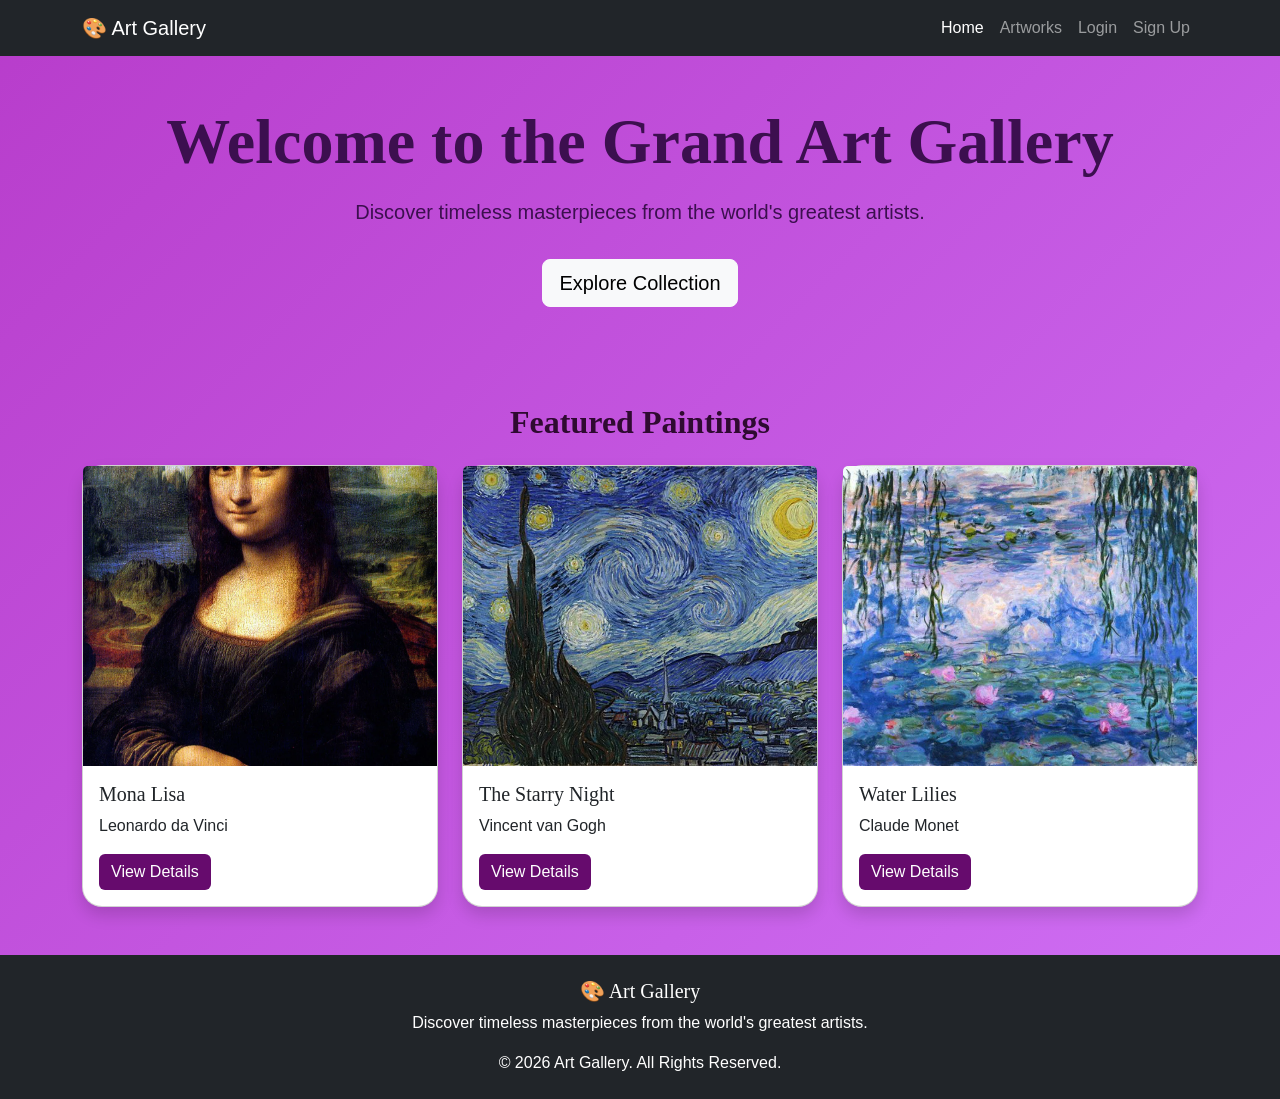
<file: index.html>
<!DOCTYPE html>
<html lang="en">
<head>
    <link href="https://cdn.jsdelivr.net/npm/bootstrap@5.3.7/dist/css/bootstrap.min.css" rel="stylesheet">

    <link rel="stylesheet" href="css/style.css">
    <meta charset="UTF-8">
    <meta name="viewport" content="width=device-width, initial-scale=1.0">
    <title>Art Gallery</title>
</head>
<body>
    <nav class="navbar navbar-expand-lg navbar-dark bg-dark">
    <div class="container">
        <a class="navbar-brand" href="index.html">🎨 Art Gallery</a>

        <button class="navbar-toggler" type="button"
            data-bs-toggle="collapse"
            data-bs-target="#navbarNav">

            <span class="navbar-toggler-icon"></span>
        </button>

        <div class="collapse navbar-collapse" id="navbarNav">

            <ul class="navbar-nav ms-auto">

                <li class="nav-item">
                    <a class="nav-link active" href="index.html">Home</a>
                </li>

                <li class="nav-item">
                    <a class="nav-link" href="artworks.html">Artworks</a>
                </li>

                <li class="nav-item">
                    <a class="nav-link" href="login.html">Login</a>
                </li>

                <li class="nav-item">
                    <a class="nav-link" href="signup.html">Sign Up</a>
                </li>

            </ul>

        </div>
    </div>
</nav>
<section class="text-center text-white py-5">

    <div class="container">

        <h1 class="display-3 fw-bold home-title">
            Welcome to the Grand Art Gallery
        </h1>

        <p class="lead mt-3 home-title">

            Discover timeless masterpieces from
            the world's greatest artists.

        </p>

        <a href="artworks.html"
        class="btn btn-light btn-lg mt-3">

            Explore Collection

        </a>

    </div>

</section>
<section class="container my-5">

    <h2 class="text-center mb-4">
        Featured Paintings
    </h2>

    <div class="row">

        <div class="col-md-4">

            <div class="card shadow">

                <img src="images/monalisa.webp"
                class="card-img-top"
                alt="Mona Lisa">

                <div class="card-body">

                    <h5>Mona Lisa</h5>

                    <p>Leonardo da Vinci</p>

                    <a href="monalisa.html"
                    class="btn btn-primary">

                    View Details

                    </a>

                </div>

            </div>

        </div>

        <div class="col-md-4">

            <div class="card shadow">

                <img src="images/starrynight.jpg"
                class="card-img-top"
                alt="Starry Night">

                <div class="card-body">

                    <h5>The Starry Night</h5>

                    <p>Vincent van Gogh</p>

                    <a href="starrynight.html"
                    class="btn btn-primary">

                    View Details

                    </a>

                </div>

            </div>

        </div>

        <div class="col-md-4">

            <div class="card shadow">

                <img src="images/waterlilies.jpg"
                class="card-img-top"
                alt="Water Lilies">

                <div class="card-body">

                    <h5>Water Lilies</h5>

                    <p>Claude Monet</p>

                    <a href="waterlilies.html"
                    class="btn btn-primary">

                    View Details

                    </a>

                </div>

            </div>

        </div>

    </div>

</section>
<footer class="bg-dark text-white text-center py-4 mt-5">

    <h5>🎨 Art Gallery</h5>

    <p>
        Discover timeless masterpieces from the world's greatest artists.
    </p>

    <p class="mb-0">
        © 2026 Art Gallery. All Rights Reserved.
    </p>

</footer>
</body>
</html>
</file>
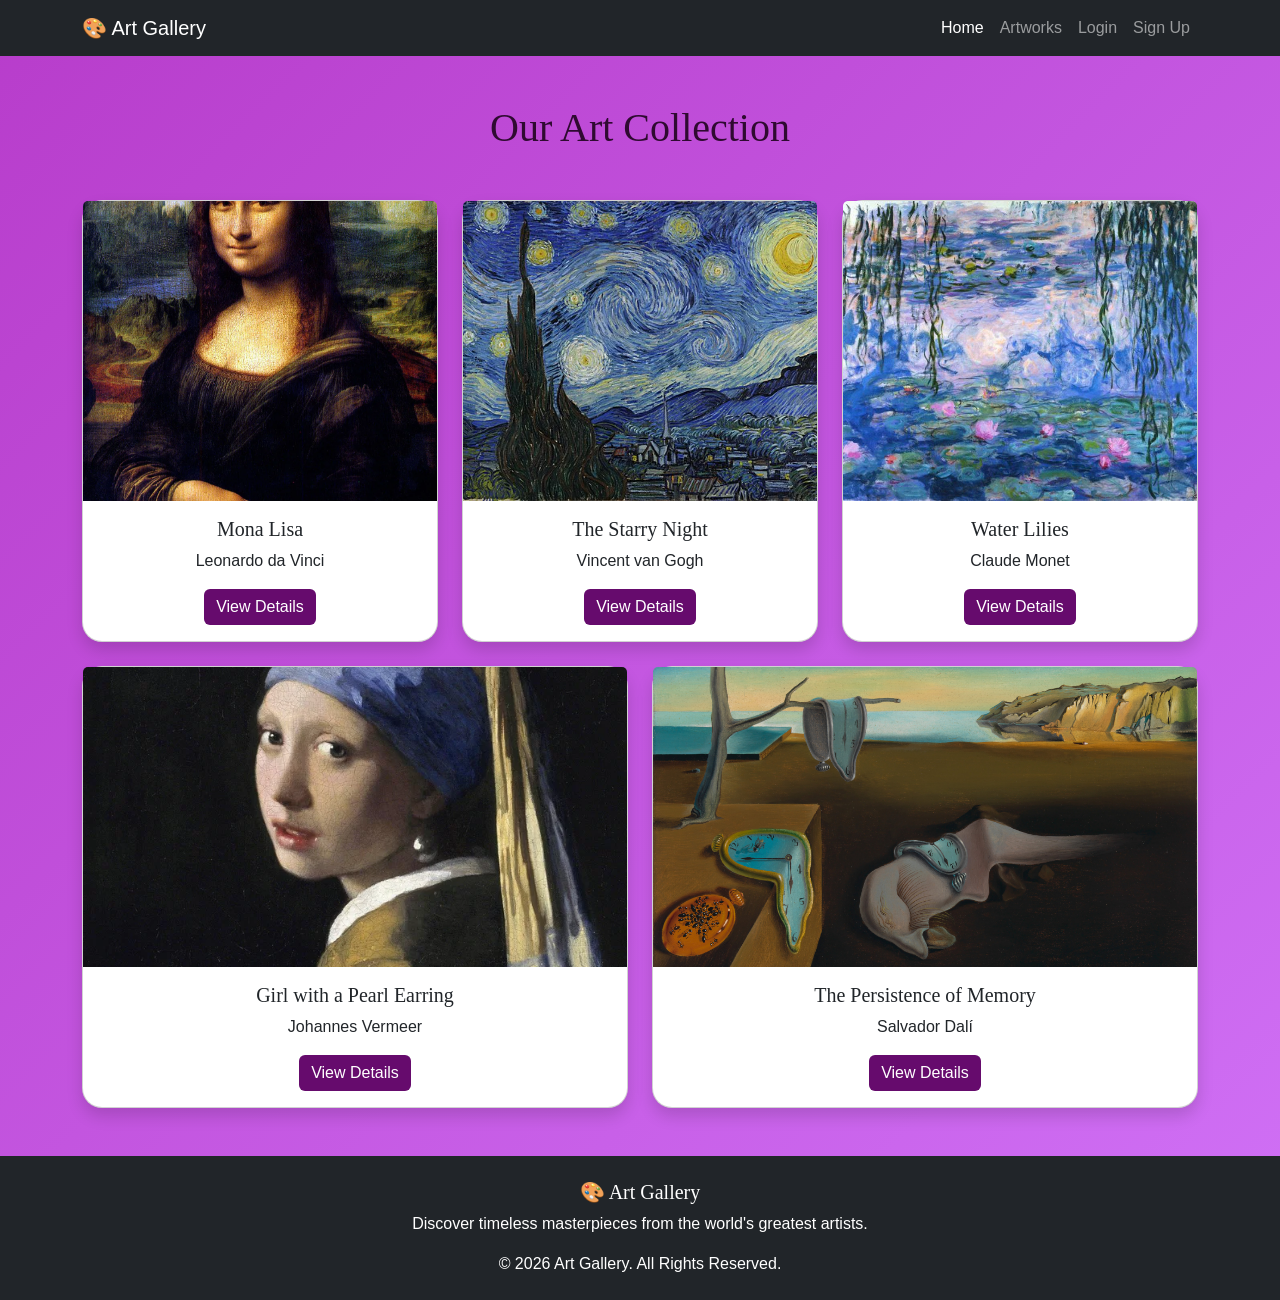
<file: artworks.html>
<!DOCTYPE html>
<html lang="en">
<head>
    <link href="https://cdn.jsdelivr.net/npm/bootstrap@5.3.7/dist/css/bootstrap.min.css" rel="stylesheet">

    <link rel="stylesheet" href="css/style.css">
    <meta charset="UTF-8">
    <meta name="viewport" content="width=device-width, initial-scale=1.0">
    <title>Artworks</title>
</head>
<body>
    <nav class="navbar navbar-expand-lg navbar-dark bg-dark">
    <div class="container">
        <a class="navbar-brand" href="index.html">🎨 Art Gallery</a>

        <button class="navbar-toggler" type="button"
            data-bs-toggle="collapse"
            data-bs-target="#navbarNav">

            <span class="navbar-toggler-icon"></span>
        </button>

        <div class="collapse navbar-collapse" id="navbarNav">

            <ul class="navbar-nav ms-auto">

                <li class="nav-item">
                    <a class="nav-link active" href="index.html">Home</a>
                </li>

                <li class="nav-item">
                    <a class="nav-link" href="artworks.html">Artworks</a>
                </li>

                <li class="nav-item">
                    <a class="nav-link" href="login.html">Login</a>
                </li>

                <li class="nav-item">
                    <a class="nav-link" href="signup.html">Sign Up</a>
                </li>

            </ul>

        </div>
    </div>
</nav>
<div class="container my-5">

    <h1 class="text-center mb-5">Our Art Collection</h1>

    <div class="row g-4">

        <!-- Mona Lisa -->
        <div class="col-md-4">
            <div class="card shadow h-100">
                <img src="images/monalisa.webp" class="card-img-top" alt="Mona Lisa">
                <div class="card-body text-center">
                    <h5>Mona Lisa</h5>
                    <p>Leonardo da Vinci</p>
                    <a href="monalisa.html" class="btn btn-primary">View Details</a>
                </div>
            </div>
        </div>

        <!-- Starry Night -->
        <div class="col-md-4">
            <div class="card shadow h-100">
                <img src="images/starrynight.jpg" class="card-img-top" alt="Starry Night">
                <div class="card-body text-center">
                    <h5>The Starry Night</h5>
                    <p>Vincent van Gogh</p>
                    <a href="starrynight.html" class="btn btn-primary">View Details</a>
                </div>
            </div>
        </div>

        <!-- Water Lilies -->
        <div class="col-md-4">
            <div class="card shadow h-100">
                <img src="images/waterlilies.jpg" class="card-img-top" alt="Water Lilies">
                <div class="card-body text-center">
                    <h5>Water Lilies</h5>
                    <p>Claude Monet</p>
                    <a href="waterlilies.html" class="btn btn-primary">View Details</a>
                </div>
            </div>
        </div>

        <!-- Girl with a Pearl Earring -->
        <div class="col-md-6">
            <div class="card shadow h-100">
                <img src="images/girlwithapearlearring.jpg" class="card-img-top" alt="Girl with a Pearl Earring">
                <div class="card-body text-center">
                    <h5>Girl with a Pearl Earring</h5>
                    <p>Johannes Vermeer</p>
                    <a href="girlwithapearlearring.html" class="btn btn-primary">View Details</a>
                </div>
            </div>
        </div>

        <!-- Persistence of Memory -->
        <div class="col-md-6">
            <div class="card shadow h-100">
                <img src="images/persistenceofmemory.jpg" class="card-img-top" alt="The Persistence of Memory">
                <div class="card-body text-center">
                    <h5>The Persistence of Memory</h5>
                    <p>Salvador Dalí</p>
                    <a href="persistenceofmemory.html" class="btn btn-primary">View Details</a>
                </div>
            </div>
        </div>

    </div>

</div>

    <footer class="bg-dark text-white text-center py-4 mt-5">

    <h5>🎨 Art Gallery</h5>

    <p>
        Discover timeless masterpieces from the world's greatest artists.
    </p>

    <p class="mb-0">
        © 2026 Art Gallery. All Rights Reserved.
    </p>

</footer>
</body>
</html>
</file>
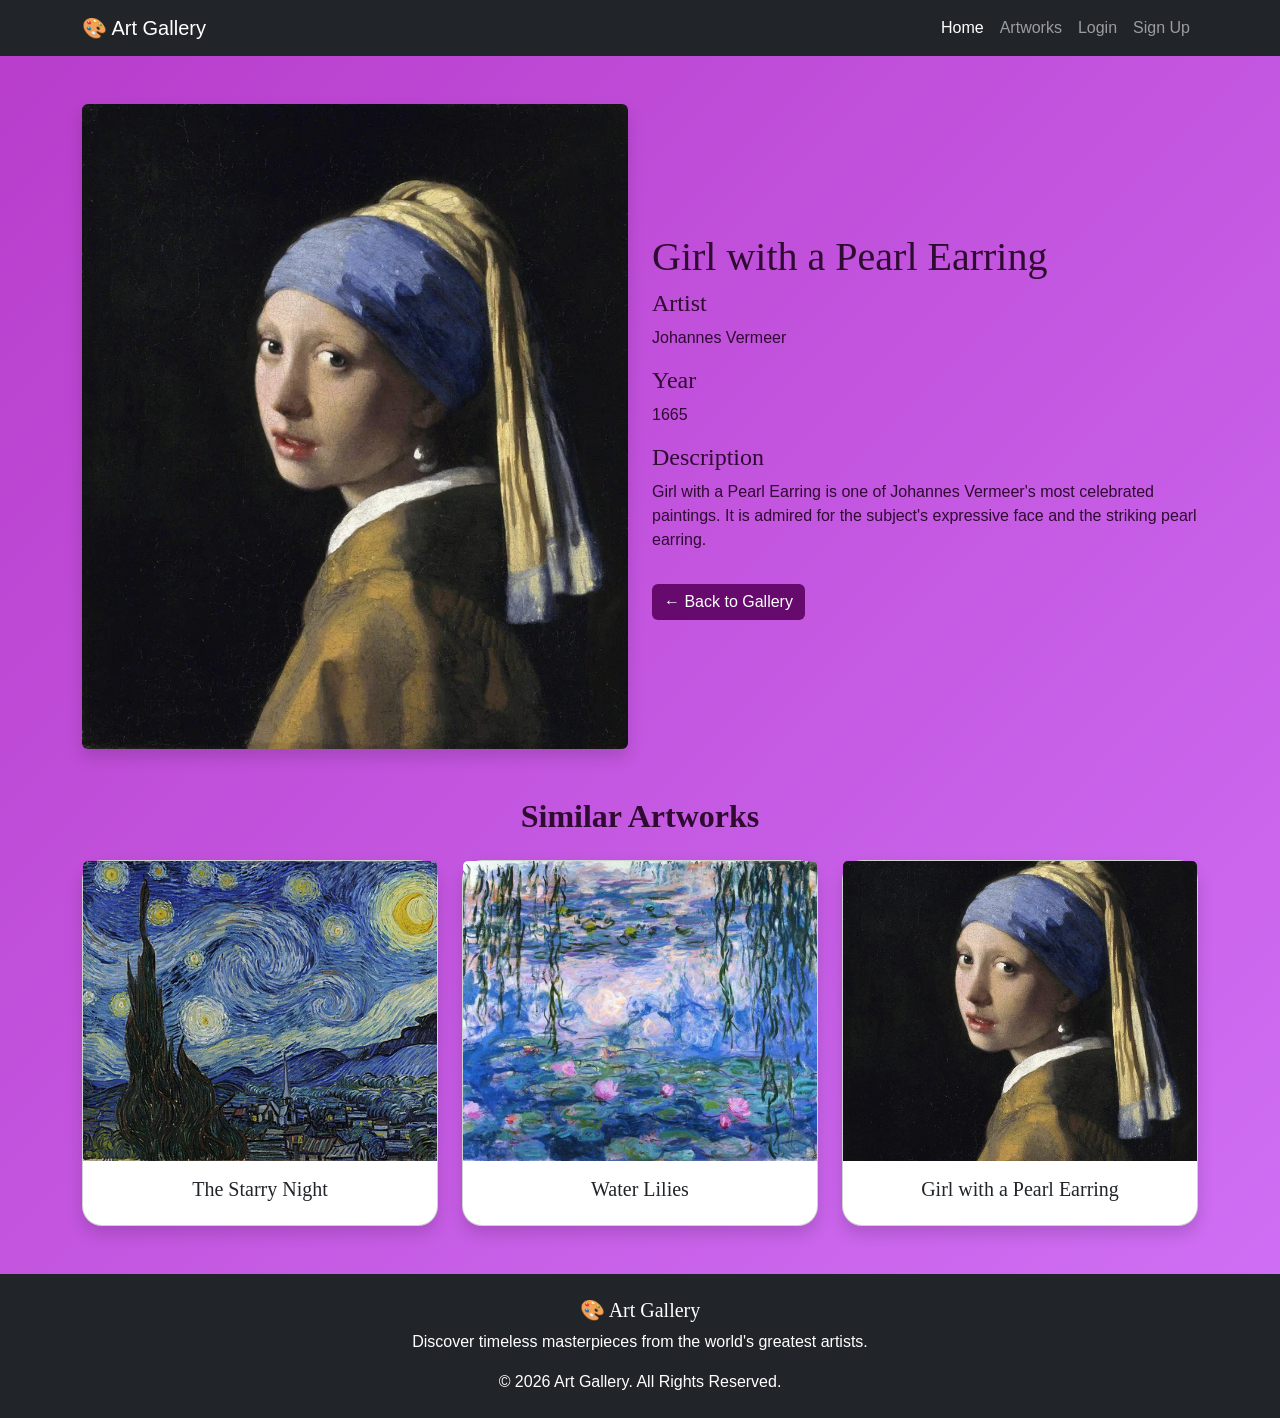
<file: girlwithapearlearring.html>
<!DOCTYPE html>
<html lang="en">
<head>
    <link href="https://cdn.jsdelivr.net/npm/bootstrap@5.3.7/dist/css/bootstrap.min.css" rel="stylesheet">

    <link rel="stylesheet" href="css/style.css">
    <meta charset="UTF-8">
    <meta name="viewport" content="width=device-width, initial-scale=1.0">
    <title>Artworks</title>
</head>
<body>
    <nav class="navbar navbar-expand-lg navbar-dark bg-dark">
    <div class="container">
        <a class="navbar-brand" href="index.html">🎨 Art Gallery</a>

        <button class="navbar-toggler" type="button"
            data-bs-toggle="collapse"
            data-bs-target="#navbarNav">

            <span class="navbar-toggler-icon"></span>
        </button>

        <div class="collapse navbar-collapse" id="navbarNav">

            <ul class="navbar-nav ms-auto">

                <li class="nav-item">
                    <a class="nav-link active" href="index.html">Home</a>
                </li>

                <li class="nav-item">
                    <a class="nav-link" href="artworks.html">Artworks</a>
                </li>

                <li class="nav-item">
                    <a class="nav-link" href="login.html">Login</a>
                </li>

                <li class="nav-item">
                    <a class="nav-link" href="signup.html">Sign Up</a>
                </li>

            </ul>

        </div>
    </div>
</nav>
<div class="container my-5">

    <div class="row align-items-center">

        <div class="col-md-6">

            <img src="images/girlwithapearlearring.jpg"
                 class="img-fluid rounded shadow"
                 alt="Girl with a Pearl Earring">

        </div>

        <div class="col-md-6">

            <h1>Girl with a Pearl Earring</h1>

            <h4>Artist</h4>
            <p>Johannes Vermeer</p>

            <h4>Year</h4>
            <p>1665</p>

            <h4>Description</h4>

            <p>
                Girl with a Pearl Earring is one of Johannes Vermeer's most
celebrated paintings. It is admired for the subject's expressive
face and the striking pearl earring.
            </p>

            <a href="artworks.html" class="btn btn-primary mt-3">
                ← Back to Gallery
            </a>

        </div>

    </div>

</div>

<section class="container mb-5">

    <h2 class="text-center mb-4">
        Similar Artworks
    </h2>

    <div class="row">

        <div class="col-md-4">
            <div class="card shadow">

                <img src="images/starrynight.jpg"
                     class="card-img-top"
                     alt="Starry Night">

                <div class="card-body text-center">
                    <h5>The Starry Night</h5>
                </div>

            </div>
        </div>

        <div class="col-md-4">
            <div class="card shadow">

                <img src="images/waterlilies.jpg"
                     class="card-img-top"
                     alt="Water Lilies">

                <div class="card-body text-center">
                    <h5>Water Lilies</h5>
                </div>

            </div>
        </div>

        <div class="col-md-4">
            <div class="card shadow">

                <img src="images/girlwithapearlearring.jpg"
                     class="card-img-top"
                     alt="Girl with a Pearl Earring">

                <div class="card-body text-center">
                    <h5>Girl with a Pearl Earring</h5>
                </div>

            </div>
        </div>

    </div>

</section>


    <footer class="bg-dark text-white text-center py-4 mt-5">

    <h5>🎨 Art Gallery</h5>

    <p>
        Discover timeless masterpieces from the world's greatest artists.
    </p>

    <p class="mb-0">
        © 2026 Art Gallery. All Rights Reserved.
    </p>

</footer>
</body>
</html>
</file>
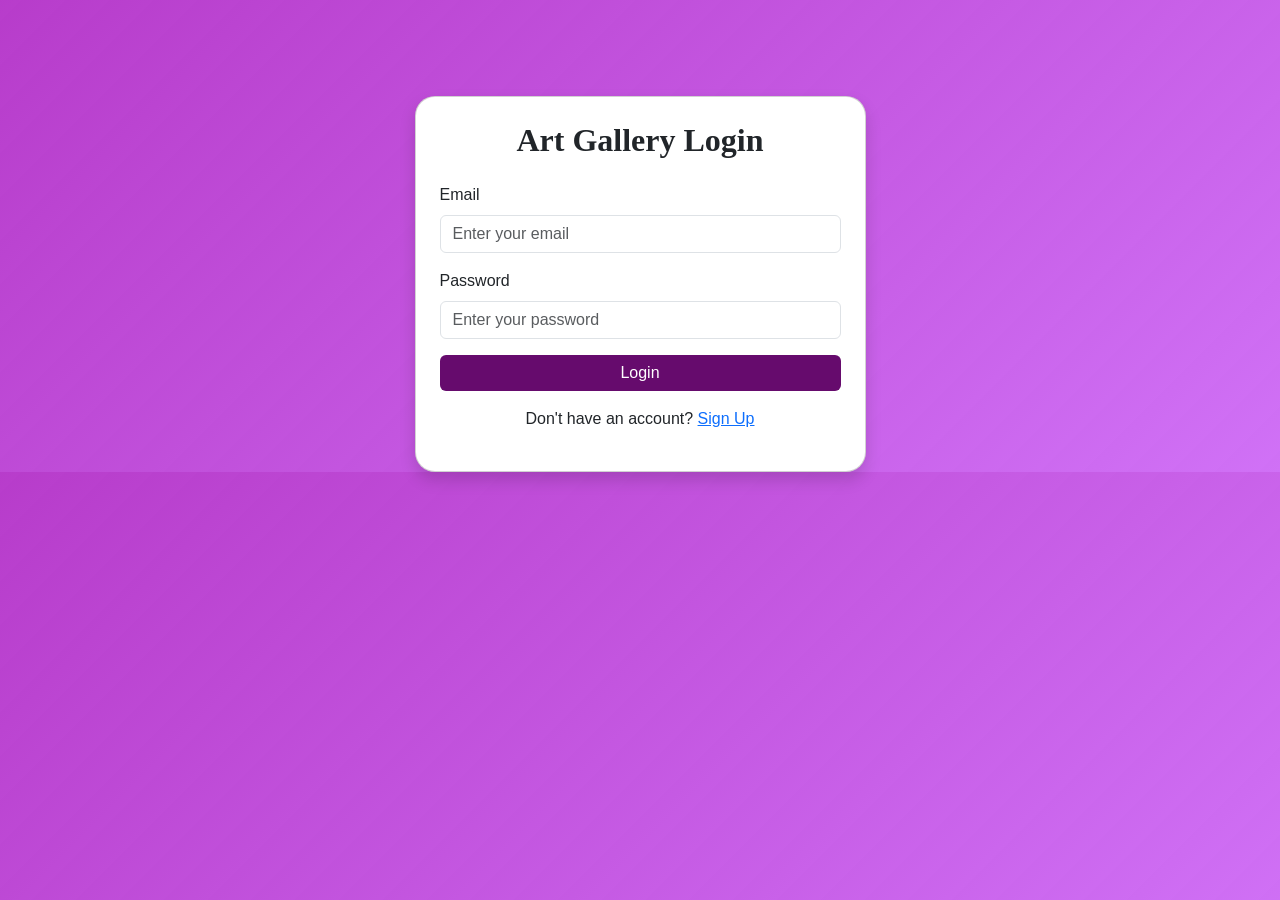
<file: login.html>
<!DOCTYPE html>
<html lang="en">
<head>
    <meta charset="UTF-8">
    <meta name="viewport" content="width=device-width, initial-scale=1.0">
    <title>Login</title>
    <link href="https://cdn.jsdelivr.net/npm/bootstrap@5.3.7/dist/css/bootstrap.min.css" rel="stylesheet">
    <link rel="stylesheet" href="css/style.css">
</head>
<body>
 <div class="container mt-5 pt-5">
    <div class="row justify-content-center">
        <div class="col-md-5">

            <div class="card shadow p-4">

                <h2 class="text-center mb-4">Art Gallery Login</h2>

                <form>

                    <div class="mb-3">
                        <label class="form-label">Email</label>
                        <input type="email" class="form-control" placeholder="Enter your email">
                    </div>

                    <div class="mb-3">
                        <label class="form-label">Password</label>
                        <input type="password" class="form-control" placeholder="Enter your password">
                    </div>

                    <button class="btn btn-primary w-100">
                        Login
                    </button>

                    <p class="text-center mt-3">
                        Don't have an account?
                        <a href="signup.html">Sign Up</a>
                    </p>

                </form>

            </div>

        </div>
    </div>
</div>   
</body>
</html>
</file>
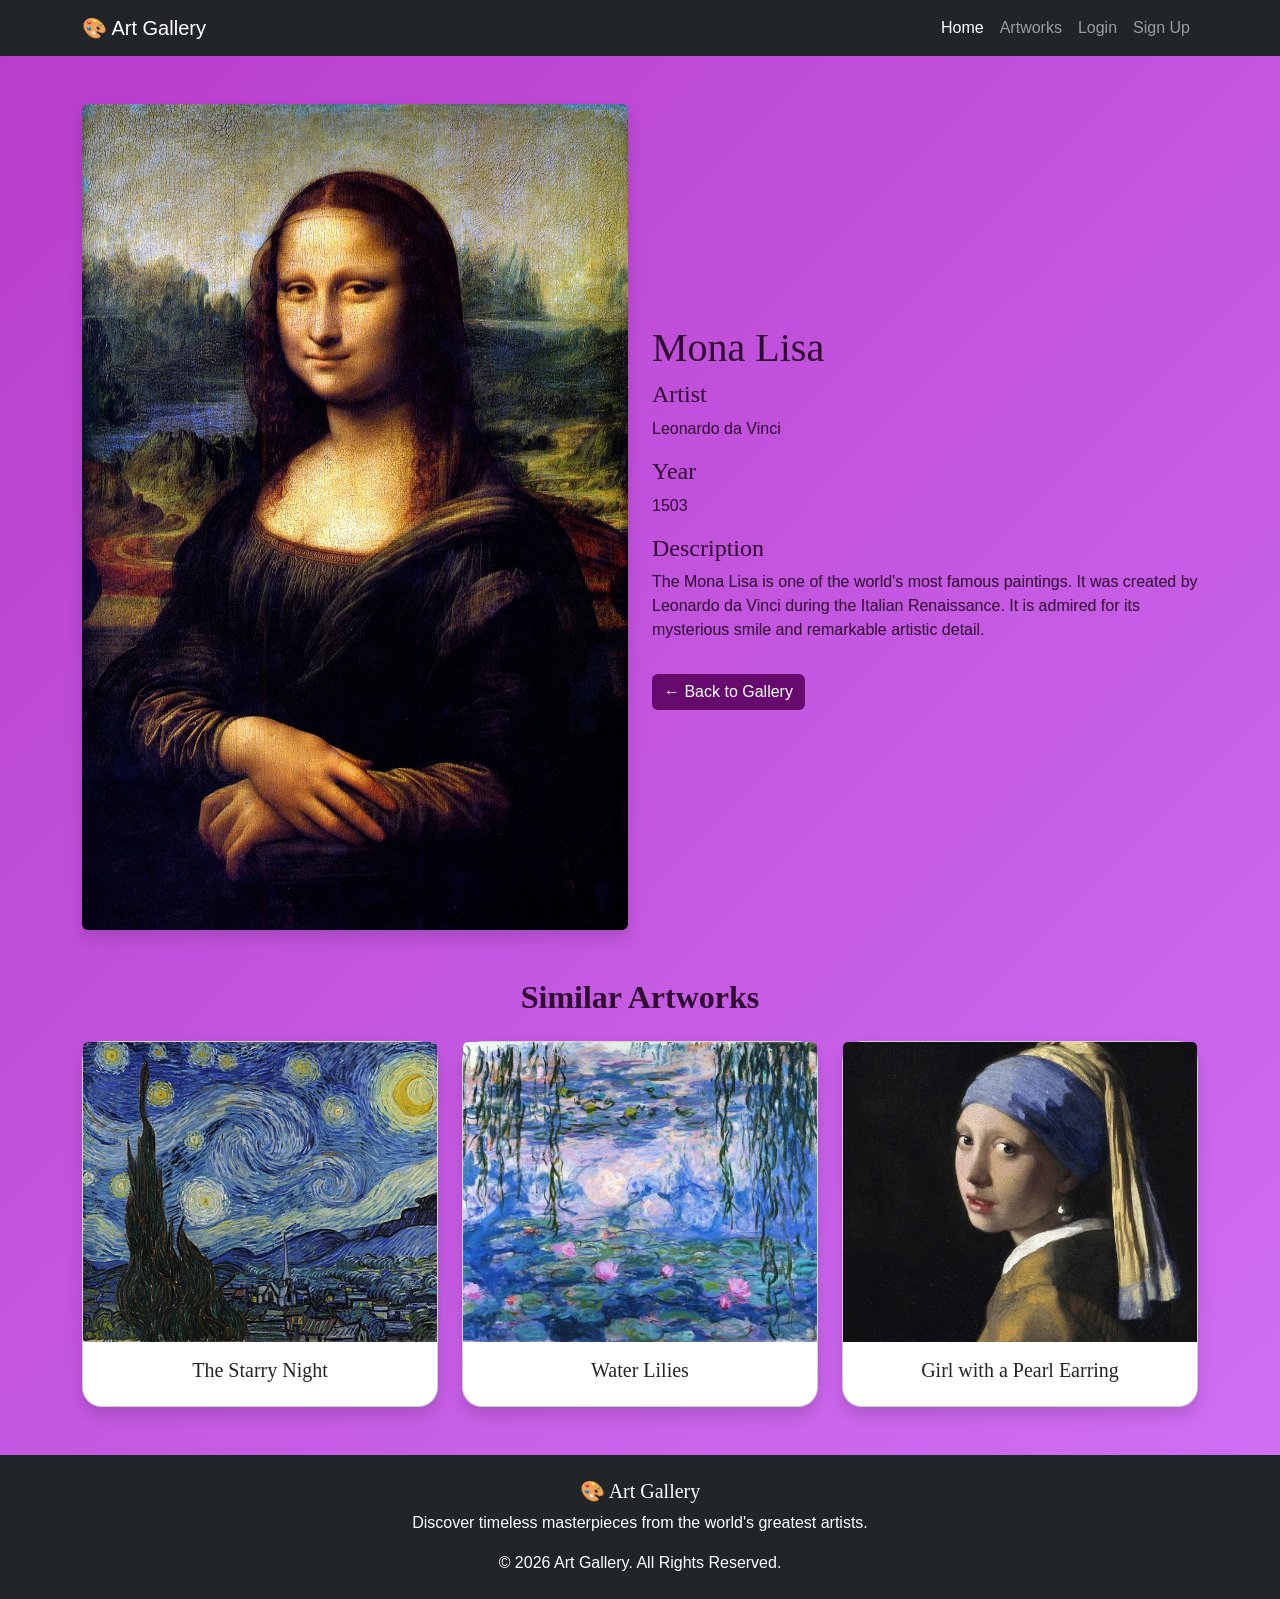
<file: monalisa.html>
<!DOCTYPE html>
<html lang="en">
<head>
    <link href="https://cdn.jsdelivr.net/npm/bootstrap@5.3.7/dist/css/bootstrap.min.css" rel="stylesheet">

    <link rel="stylesheet" href="css/style.css">
    <meta charset="UTF-8">
    <meta name="viewport" content="width=device-width, initial-scale=1.0">
    <title>Artworks</title>
</head>
<body>
    <nav class="navbar navbar-expand-lg navbar-dark bg-dark">
    <div class="container">
        <a class="navbar-brand" href="index.html">🎨 Art Gallery</a>

        <button class="navbar-toggler" type="button"
            data-bs-toggle="collapse"
            data-bs-target="#navbarNav">

            <span class="navbar-toggler-icon"></span>
        </button>

        <div class="collapse navbar-collapse" id="navbarNav">

            <ul class="navbar-nav ms-auto">

                <li class="nav-item">
                    <a class="nav-link active" href="index.html">Home</a>
                </li>

                <li class="nav-item">
                    <a class="nav-link" href="artworks.html">Artworks</a>
                </li>

                <li class="nav-item">
                    <a class="nav-link" href="login.html">Login</a>
                </li>

                <li class="nav-item">
                    <a class="nav-link" href="signup.html">Sign Up</a>
                </li>

            </ul>

        </div>
    </div>
</nav>
<div class="container my-5">

    <div class="row align-items-center">

        <div class="col-md-6">

            <img src="images/monalisa.webp"
                 class="img-fluid rounded shadow"
                 alt="Mona Lisa">

        </div>

        <div class="col-md-6">

            <h1>Mona Lisa</h1>

            <h4>Artist</h4>
            <p>Leonardo da Vinci</p>

            <h4>Year</h4>
            <p>1503</p>

            <h4>Description</h4>

            <p>
                The Mona Lisa is one of the world's most famous paintings.
                It was created by Leonardo da Vinci during the Italian
                Renaissance. It is admired for its mysterious smile and
                remarkable artistic detail.
            </p>

            <a href="artworks.html" class="btn btn-primary mt-3">
                ← Back to Gallery
            </a>

        </div>

    </div>

</div>

<section class="container mb-5">

    <h2 class="text-center mb-4">
        Similar Artworks
    </h2>

    <div class="row">

        <div class="col-md-4">
            <div class="card shadow">

                <img src="images/starrynight.jpg"
                     class="card-img-top"
                     alt="Starry Night">

                <div class="card-body text-center">
                    <h5>The Starry Night</h5>
                </div>

            </div>
        </div>

        <div class="col-md-4">
            <div class="card shadow">

                <img src="images/waterlilies.jpg"
                     class="card-img-top"
                     alt="Water Lilies">

                <div class="card-body text-center">
                    <h5>Water Lilies</h5>
                </div>

            </div>
        </div>

        <div class="col-md-4">
            <div class="card shadow">

                <img src="images/girlwithapearlearring.jpg"
                     class="card-img-top"
                     alt="Girl with a Pearl Earring">

                <div class="card-body text-center">
                    <h5>Girl with a Pearl Earring</h5>
                </div>

            </div>
        </div>

    </div>

</section>


    <footer class="bg-dark text-white text-center py-4 mt-5">

    <h5>🎨 Art Gallery</h5>

    <p>
        Discover timeless masterpieces from the world's greatest artists.
    </p>

    <p class="mb-0">
        © 2026 Art Gallery. All Rights Reserved.
    </p>

</footer>
</body>
</html>
</file>
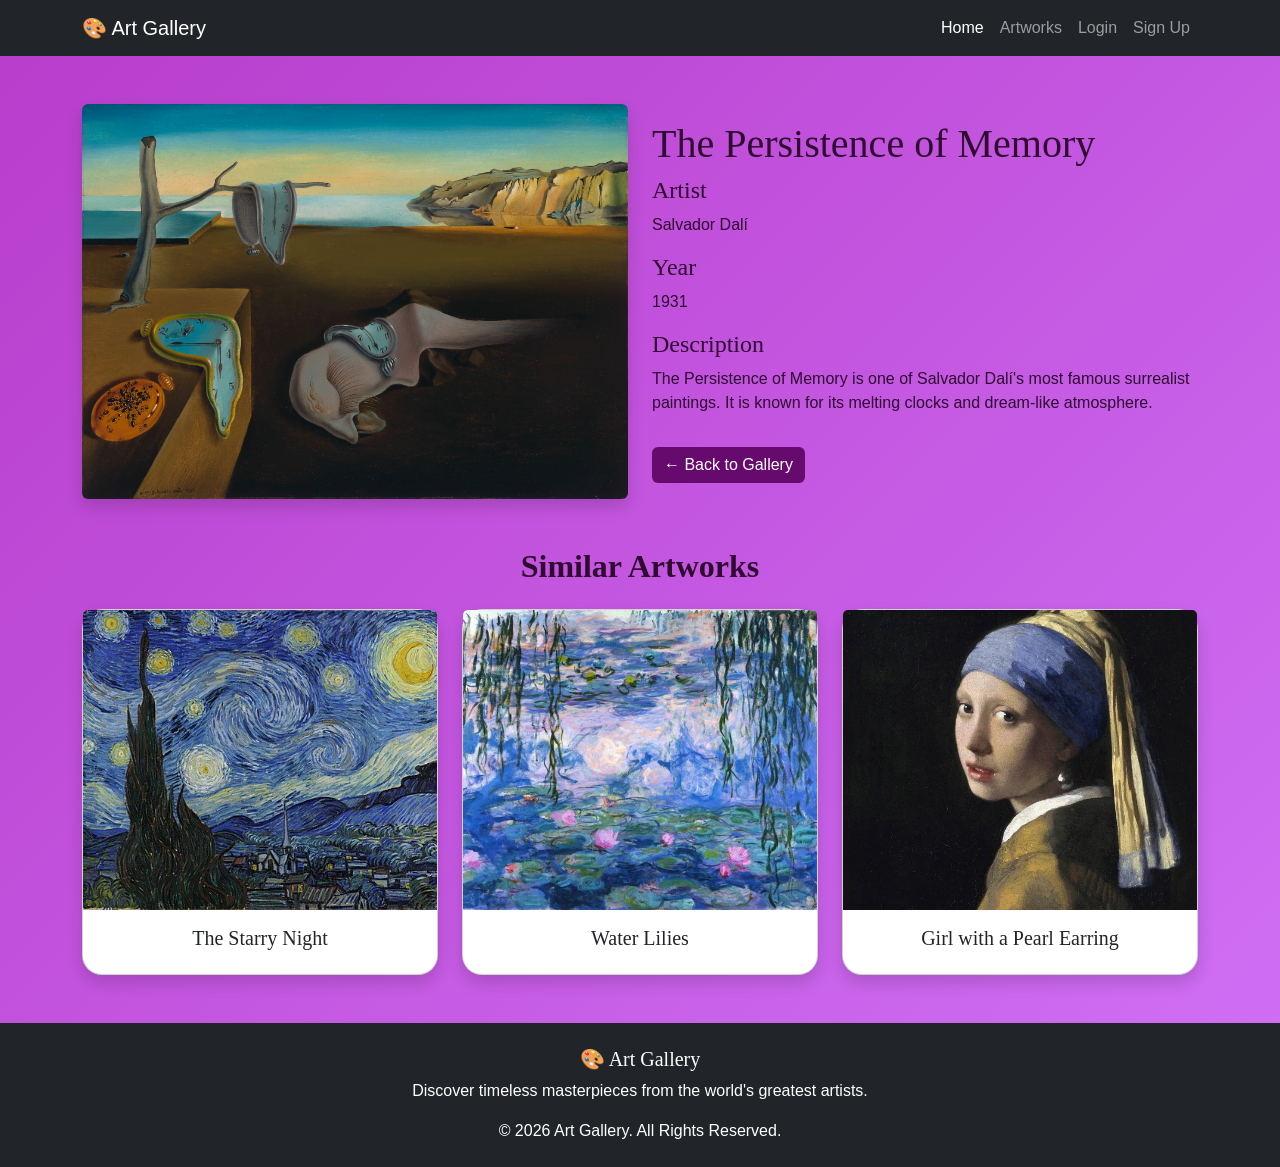
<file: persistenceofmemory.html>
<!DOCTYPE html>
<html lang="en">
<head>
    <link href="https://cdn.jsdelivr.net/npm/bootstrap@5.3.7/dist/css/bootstrap.min.css" rel="stylesheet">

    <link rel="stylesheet" href="css/style.css">
    <meta charset="UTF-8">
    <meta name="viewport" content="width=device-width, initial-scale=1.0">
    <title>Artworks</title>
</head>
<body>
    <nav class="navbar navbar-expand-lg navbar-dark bg-dark">
    <div class="container">
        <a class="navbar-brand" href="index.html">🎨 Art Gallery</a>

        <button class="navbar-toggler" type="button"
            data-bs-toggle="collapse"
            data-bs-target="#navbarNav">

            <span class="navbar-toggler-icon"></span>
        </button>

        <div class="collapse navbar-collapse" id="navbarNav">

            <ul class="navbar-nav ms-auto">

                <li class="nav-item">
                    <a class="nav-link active" href="index.html">Home</a>
                </li>

                <li class="nav-item">
                    <a class="nav-link" href="artworks.html">Artworks</a>
                </li>

                <li class="nav-item">
                    <a class="nav-link" href="login.html">Login</a>
                </li>

                <li class="nav-item">
                    <a class="nav-link" href="signup.html">Sign Up</a>
                </li>

            </ul>

        </div>
    </div>
</nav>
<div class="container my-5">

    <div class="row align-items-center">

        <div class="col-md-6">

            <img src="images/persistenceofmemory.jpg"
                 class="img-fluid rounded shadow"
                 alt="The Persistence of Memory">

        </div>

        <div class="col-md-6">

            <h1>The Persistence of Memory</h1>

            <h4>Artist</h4>
            <p>Salvador Dalí</p>

            <h4>Year</h4>
            <p>1931</p>

            <h4>Description</h4>

            <p>
                The Persistence of Memory is one of Salvador Dalí's most famous
surrealist paintings. It is known for its melting clocks and
dream-like atmosphere.
            </p>

            <a href="artworks.html" class="btn btn-primary mt-3">
                ← Back to Gallery
            </a>

        </div>

    </div>

</div>

<section class="container mb-5">

    <h2 class="text-center mb-4">
        Similar Artworks
    </h2>

    <div class="row">

        <div class="col-md-4">
            <div class="card shadow">

                <img src="images/starrynight.jpg"
                     class="card-img-top"
                     alt="Starry Night">

                <div class="card-body text-center">
                    <h5>The Starry Night</h5>
                </div>

            </div>
        </div>

        <div class="col-md-4">
            <div class="card shadow">

                <img src="images/waterlilies.jpg"
                     class="card-img-top"
                     alt="Water Lilies">

                <div class="card-body text-center">
                    <h5>Water Lilies</h5>
                </div>

            </div>
        </div>

        <div class="col-md-4">
            <div class="card shadow">

                <img src="images/girlwithapearlearring.jpg"
                     class="card-img-top"
                     alt="Girl with a Pearl Earring">

                <div class="card-body text-center">
                    <h5>Girl with a Pearl Earring</h5>
                </div>

            </div>
        </div>

    </div>

</section>


    <footer class="bg-dark text-white text-center py-4 mt-5">

    <h5>🎨 Art Gallery</h5>

    <p>
        Discover timeless masterpieces from the world's greatest artists.
    </p>

    <p class="mb-0">
        © 2026 Art Gallery. All Rights Reserved.
    </p>

</footer>
</body>
</html>
</file>
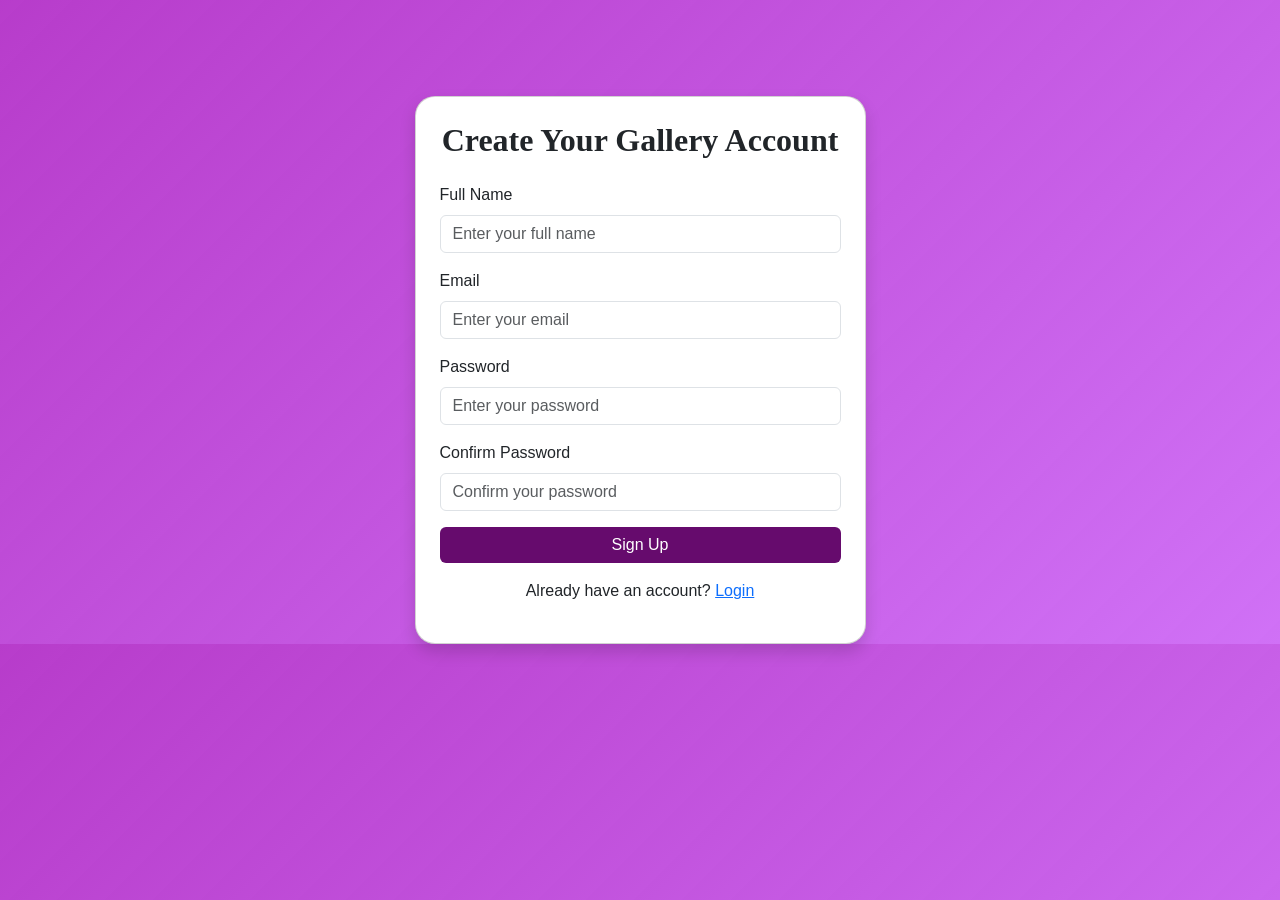
<file: signup.html>
<!DOCTYPE html>
<html lang="en">
<head>
    <meta charset="UTF-8">
    <meta name="viewport" content="width=device-width, initial-scale=1.0">
    <title>Sign Up</title>
    <link href="https://cdn.jsdelivr.net/npm/bootstrap@5.3.7/dist/css/bootstrap.min.css" rel="stylesheet">
    <link rel="stylesheet" href="css/style.css">
</head>
<body>
 <div class="container mt-5 pt-5">
    <div class="row justify-content-center">
        <div class="col-md-5">

            <div class="card shadow p-4">

                <h2 class="text-center mb-4">Create Your Gallery Account</h2>

                <form>
                    <div class="mb-3">
    <label class="form-label">Full Name</label>
    <input type="text" class="form-control" placeholder="Enter your full name">
</div>
 
                    <div class="mb-3">
                        <label class="form-label">Email</label>
                        <input type="email" class="form-control" placeholder="Enter your email">
                    </div>

                    <div class="mb-3">
                        <label class="form-label">Password</label>
                        <input type="password" class="form-control" placeholder="Enter your password">
                    </div>
                    <div class="mb-3">
    <label class="form-label">Confirm Password</label>
    <input type="password" class="form-control" placeholder="Confirm your password">
</div>


                    <button class="btn btn-primary w-100">
                        Sign Up
                    </button>

                    <p class="text-center mt-3">
                        Already have an account?
                        <a href="login.html">Login</a>
                    </p>

                </form>

            </div>

        </div>
    </div>
</div>   
</body>
</html>
</file>
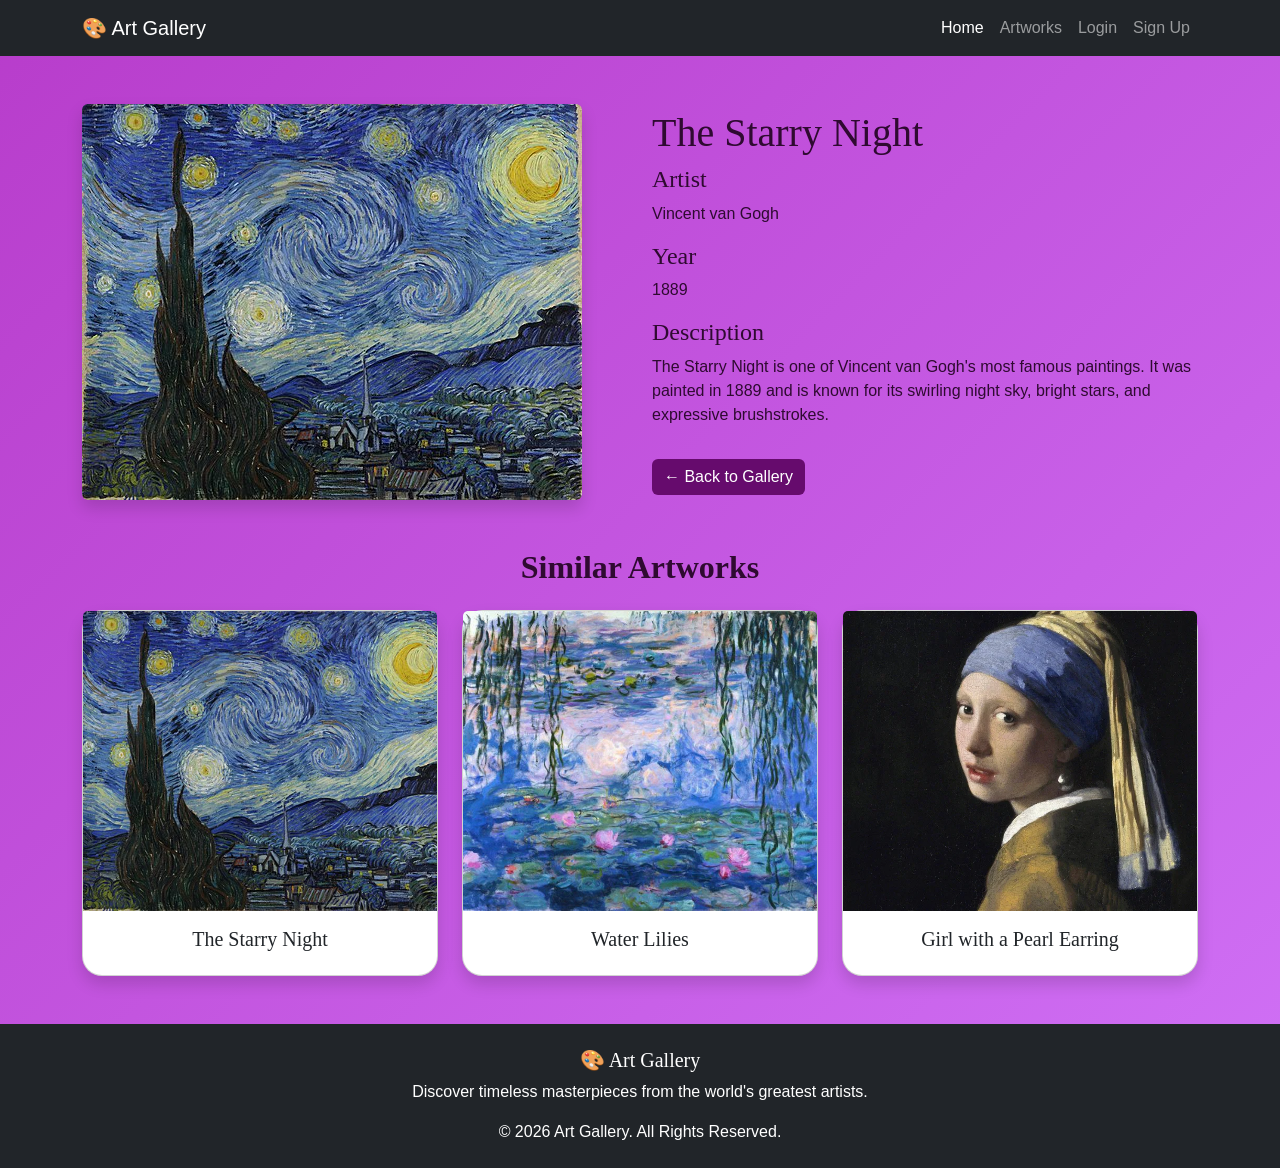
<file: starrynight.html>
<!DOCTYPE html>
<html lang="en">
<head>
    <link href="https://cdn.jsdelivr.net/npm/bootstrap@5.3.7/dist/css/bootstrap.min.css" rel="stylesheet">

    <link rel="stylesheet" href="css/style.css">
    <meta charset="UTF-8">
    <meta name="viewport" content="width=device-width, initial-scale=1.0">
    <title>Artworks</title>
</head>
<body>
    <nav class="navbar navbar-expand-lg navbar-dark bg-dark">
    <div class="container">
        <a class="navbar-brand" href="index.html">🎨 Art Gallery</a>

        <button class="navbar-toggler" type="button"
            data-bs-toggle="collapse"
            data-bs-target="#navbarNav">

            <span class="navbar-toggler-icon"></span>
        </button>

        <div class="collapse navbar-collapse" id="navbarNav">

            <ul class="navbar-nav ms-auto">

                <li class="nav-item">
                    <a class="nav-link active" href="index.html">Home</a>
                </li>

                <li class="nav-item">
                    <a class="nav-link" href="artworks.html">Artworks</a>
                </li>

                <li class="nav-item">
                    <a class="nav-link" href="login.html">Login</a>
                </li>

                <li class="nav-item">
                    <a class="nav-link" href="signup.html">Sign Up</a>
                </li>

            </ul>

        </div>
    </div>
</nav>
<div class="container my-5">

    <div class="row align-items-center">

        <div class="col-md-6">

            <img src="images/starrynight.jpg"
                 class="img-fluid rounded shadow"
                 alt="The Starry Night">

        </div>

        <div class="col-md-6">

            <h1>The Starry Night</h1>

            <h4>Artist</h4>
            <p>Vincent van Gogh</p>

            <h4>Year</h4>
            <p>1889</p>

            <h4>Description</h4>

            <p>
              The Starry Night is one of Vincent van Gogh's most famous paintings.
It was painted in 1889 and is known for its swirling night sky,
bright stars, and expressive brushstrokes.  
            </p>

            <a href="artworks.html" class="btn btn-primary mt-3">
                ← Back to Gallery
            </a>

        </div>

    </div>

</div>

<section class="container mb-5">

    <h2 class="text-center mb-4">
        Similar Artworks
    </h2>

    <div class="row">

        <div class="col-md-4">
            <div class="card shadow">

                <img src="images/starrynight.jpg"
                     class="card-img-top"
                     alt="Starry Night">

                <div class="card-body text-center">
                    <h5>The Starry Night</h5>
                </div>

            </div>
        </div>

        <div class="col-md-4">
            <div class="card shadow">

                <img src="images/waterlilies.jpg"
                     class="card-img-top"
                     alt="Water Lilies">

                <div class="card-body text-center">
                    <h5>Water Lilies</h5>
                </div>

            </div>
        </div>

        <div class="col-md-4">
            <div class="card shadow">

                <img src="images/girlwithapearlearring.jpg"
                     class="card-img-top"
                     alt="Girl with a Pearl Earring">

                <div class="card-body text-center">
                    <h5>Girl with a Pearl Earring</h5>
                </div>

            </div>
        </div>

    </div>

</section>


    <footer class="bg-dark text-white text-center py-4 mt-5">

    <h5>🎨 Art Gallery</h5>

    <p>
        Discover timeless masterpieces from the world's greatest artists.
    </p>

    <p class="mb-0">
        © 2026 Art Gallery. All Rights Reserved.
    </p>

</footer>
</body>
</html>
</file>
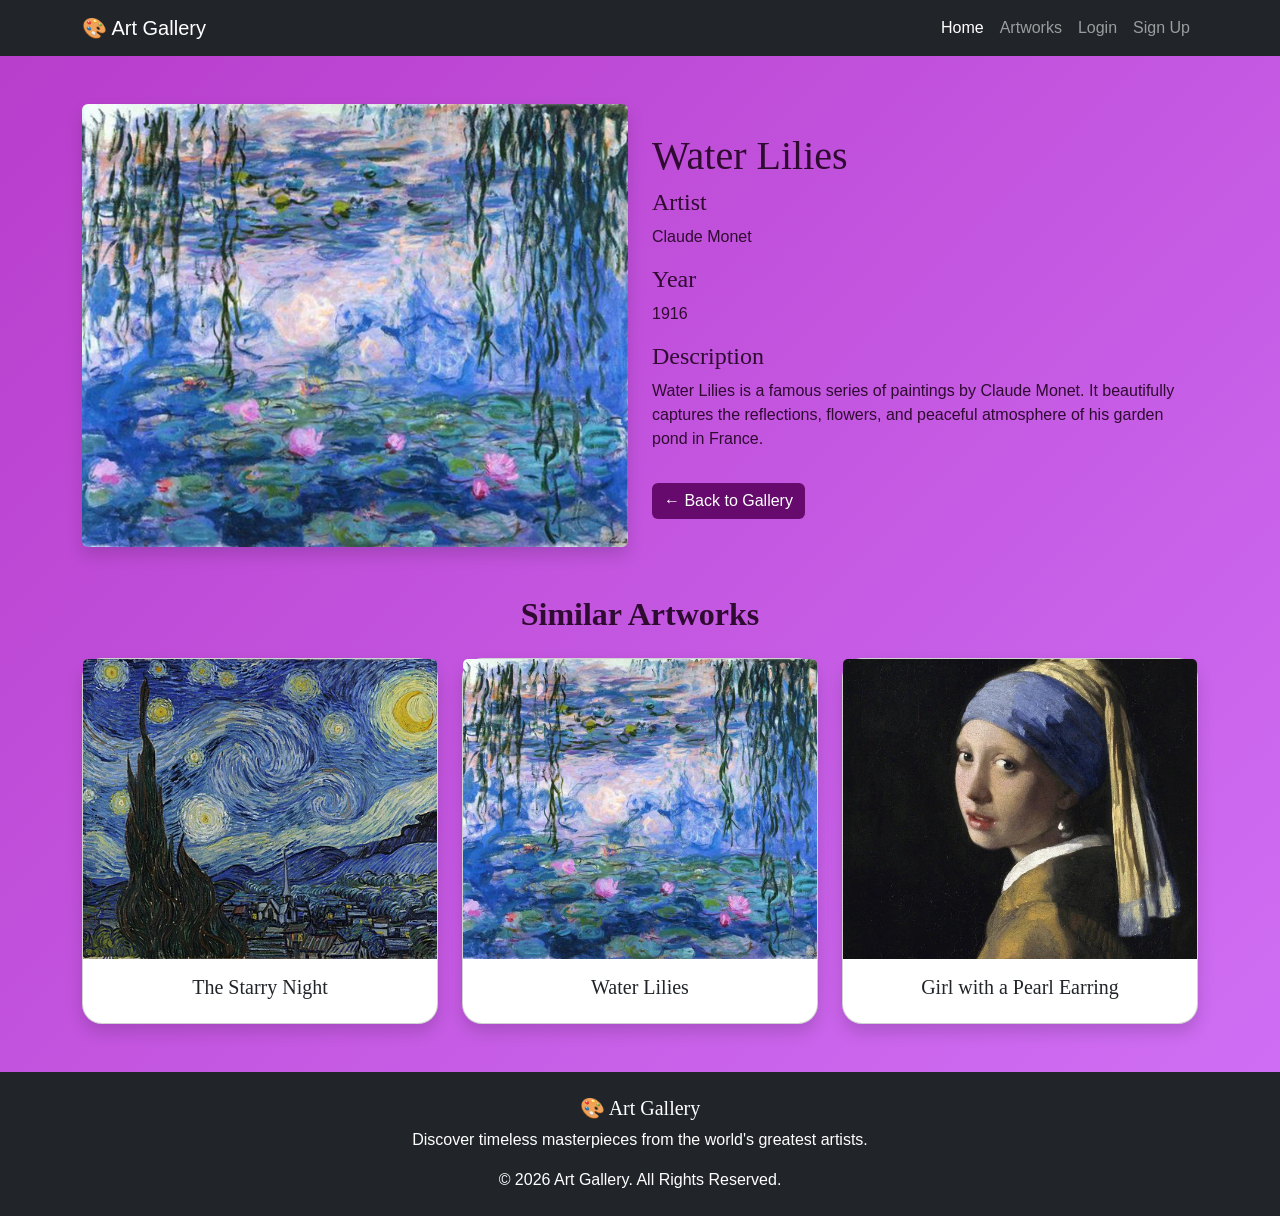
<file: waterlilies.html>
<!DOCTYPE html>
<html lang="en">
<head>
    <link href="https://cdn.jsdelivr.net/npm/bootstrap@5.3.7/dist/css/bootstrap.min.css" rel="stylesheet">

    <link rel="stylesheet" href="css/style.css">
    <meta charset="UTF-8">
    <meta name="viewport" content="width=device-width, initial-scale=1.0">
    <title>Artworks</title>
</head>
<body>
    <nav class="navbar navbar-expand-lg navbar-dark bg-dark">
    <div class="container">
        <a class="navbar-brand" href="index.html">🎨 Art Gallery</a>

        <button class="navbar-toggler" type="button"
            data-bs-toggle="collapse"
            data-bs-target="#navbarNav">

            <span class="navbar-toggler-icon"></span>
        </button>

        <div class="collapse navbar-collapse" id="navbarNav">

            <ul class="navbar-nav ms-auto">

                <li class="nav-item">
                    <a class="nav-link active" href="index.html">Home</a>
                </li>

                <li class="nav-item">
                    <a class="nav-link" href="artworks.html">Artworks</a>
                </li>

                <li class="nav-item">
                    <a class="nav-link" href="login.html">Login</a>
                </li>

                <li class="nav-item">
                    <a class="nav-link" href="signup.html">Sign Up</a>
                </li>

            </ul>

        </div>
    </div>
</nav>
<div class="container my-5">

    <div class="row align-items-center">

        <div class="col-md-6">

            <img src="images/waterlilies.jpg"
                 class="img-fluid rounded shadow"
                 alt="Water Lilies">

        </div>

        <div class="col-md-6">

            <h1>Water Lilies</h1>

            <h4>Artist</h4>
            <p>Claude Monet</p>

            <h4>Year</h4>
            <p>1916</p>

            <h4>Description</h4>

            <p>
                Water Lilies is a famous series of paintings by Claude Monet.
It beautifully captures the reflections, flowers, and peaceful
atmosphere of his garden pond in France.
            </p>

            <a href="artworks.html" class="btn btn-primary mt-3">
                ← Back to Gallery
            </a>

        </div>

    </div>

</div>

<section class="container mb-5">

    <h2 class="text-center mb-4">
        Similar Artworks
    </h2>

    <div class="row">

        <div class="col-md-4">
            <div class="card shadow">

                <img src="images/starrynight.jpg"
                     class="card-img-top"
                     alt="Starry Night">

                <div class="card-body text-center">
                    <h5>The Starry Night</h5>
                </div>

            </div>
        </div>

        <div class="col-md-4">
            <div class="card shadow">

                <img src="images/waterlilies.jpg"
                     class="card-img-top"
                     alt="Water Lilies">

                <div class="card-body text-center">
                    <h5>Water Lilies</h5>
                </div>

            </div>
        </div>

        <div class="col-md-4">
            <div class="card shadow">

                <img src="images/girlwithapearlearring.jpg"
                     class="card-img-top"
                     alt="Girl with a Pearl Earring">

                <div class="card-body text-center">
                    <h5>Girl with a Pearl Earring</h5>
                </div>

            </div>
        </div>

    </div>

</section>


    <footer class="bg-dark text-white text-center py-4 mt-5">

    <h5>🎨 Art Gallery</h5>

    <p>
        Discover timeless masterpieces from the world's greatest artists.
    </p>

    <p class="mb-0">
        © 2026 Art Gallery. All Rights Reserved.
    </p>

</footer>
</body>
</html>
</file>
<file: css/style.css>
body{
    background: linear-gradient(135deg,#aa18c1d7,#d071f6);
}
.card{
    border-radius:20px;
}
h2{
    font-weight:bold;
}
.btn-primary{
    background:#660b6d;
    border:none;
}

.btn-primary:hover{
    background:#441043;
}
.card img{
    height:300px;
    object-fit:cover;
}

.card{
    transition:0.3s;
}

.card:hover{
    transform:translateY(-8px);
}
h1,h2,h3,h4,h5{
    font-family: 'Playfair Display', serif;
}
body{
    font-family: Arial, sans-serif;
}
body{
    color: #2f0a31;
}
.home-title{
    color: #3c0f4f;
}
</file>
